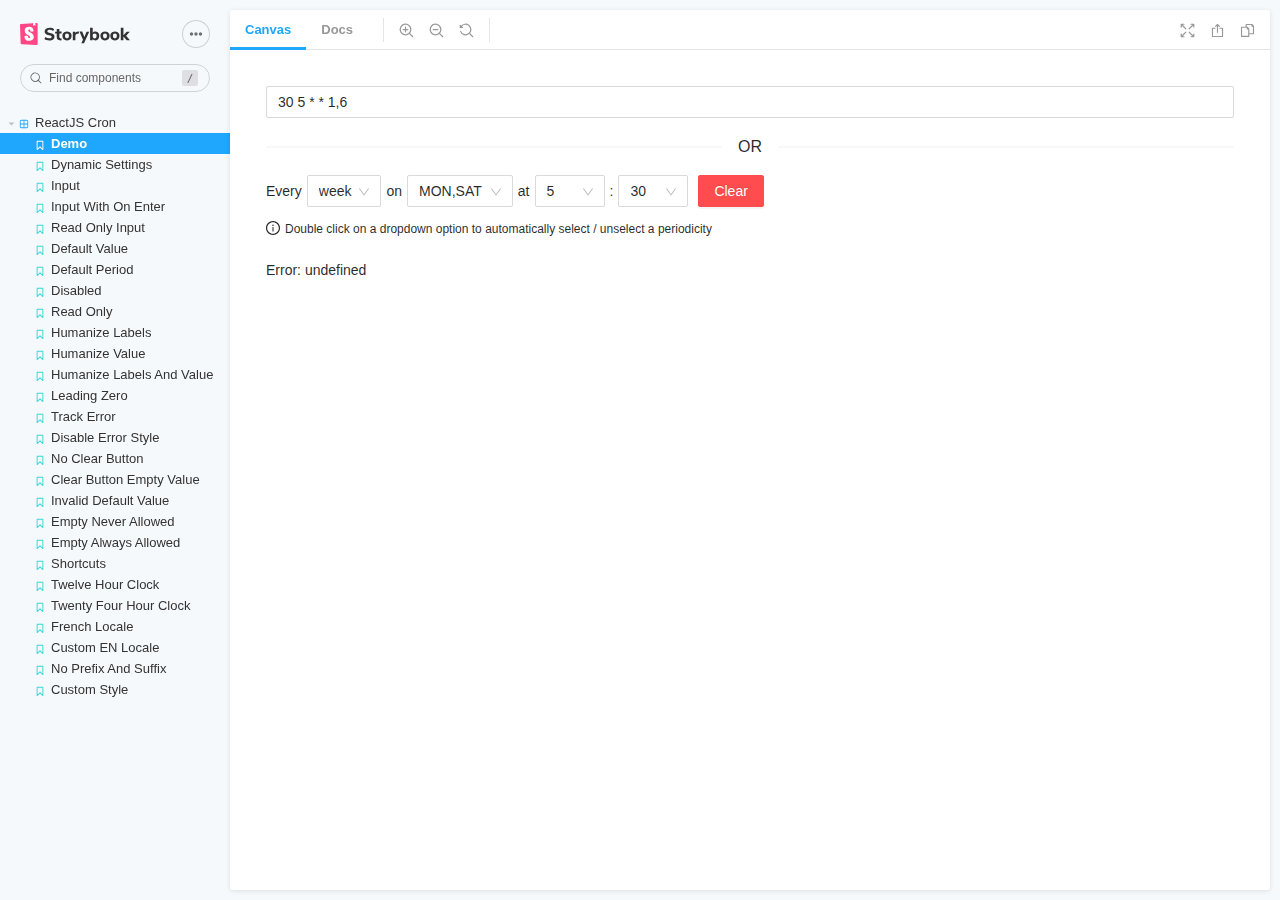
<file: index.html>
<!doctype html><html lang="en"><head><meta charset="utf-8"/><title>Storybook</title><meta name="viewport" content="width=device-width,initial-scale=1"/><style>html, body {
    overflow: hidden;
    height: 100%;
    width: 100%;
    margin: 0;
    padding: 0;
  }

  * {
    box-sizing: border-box;
  }</style><script>/* globals window */
  /* eslint-disable no-underscore-dangle */
  try {
    if (window.top !== window) {
      window.__REACT_DEVTOOLS_GLOBAL_HOOK__ = window.top.__REACT_DEVTOOLS_GLOBAL_HOOK__;
    }
  } catch (e) {
    // eslint-disable-next-line no-console
    console.warn('unable to connect to top frame for connecting dev tools');
  }

  window.onerror = function onerror(message, source, line, column, err) {
    if (window.CONFIG_TYPE !== 'DEVELOPMENT') return;
    // eslint-disable-next-line no-var, vars-on-top
    var xhr = new window.XMLHttpRequest();
    xhr.open('POST', '/runtime-error');
    xhr.setRequestHeader('Content-Type', 'application/json;charset=UTF-8');
    xhr.send(
      JSON.stringify({
        /* eslint-disable object-shorthand */
        message: message,
        source: source,
        line: line,
        column: column,
        error: err && { message: err.message, name: err.name, stack: err.stack },
        origin: 'manager',
        /* eslint-enable object-shorthand */
      })
    );
  };</script><script>document.title = 'ReactJS Cron'</script><link rel="shortcut icon" type="image/x-icon" href="favicon.ico"/><style>#root[hidden],
      #docs-root[hidden] {
        display: none !important;
      }</style></head><body><div id="root"></div><div id="docs-root"></div><script>window['CONFIG_TYPE'] = "PRODUCTION";
            
        
            
              window['LOGLEVEL'] = "info";
            
        
            
        
            
        
            
              window['DOCS_MODE'] = false;</script><script src="runtime~main.870e8ee0658e83d05c6b.bundle.js"></script><script src="vendors~main.d369a0cb10c5509a0267.bundle.js"></script><script src="main.d2b3d6e9ff49eea898b9.bundle.js"></script></body></html>
</file>
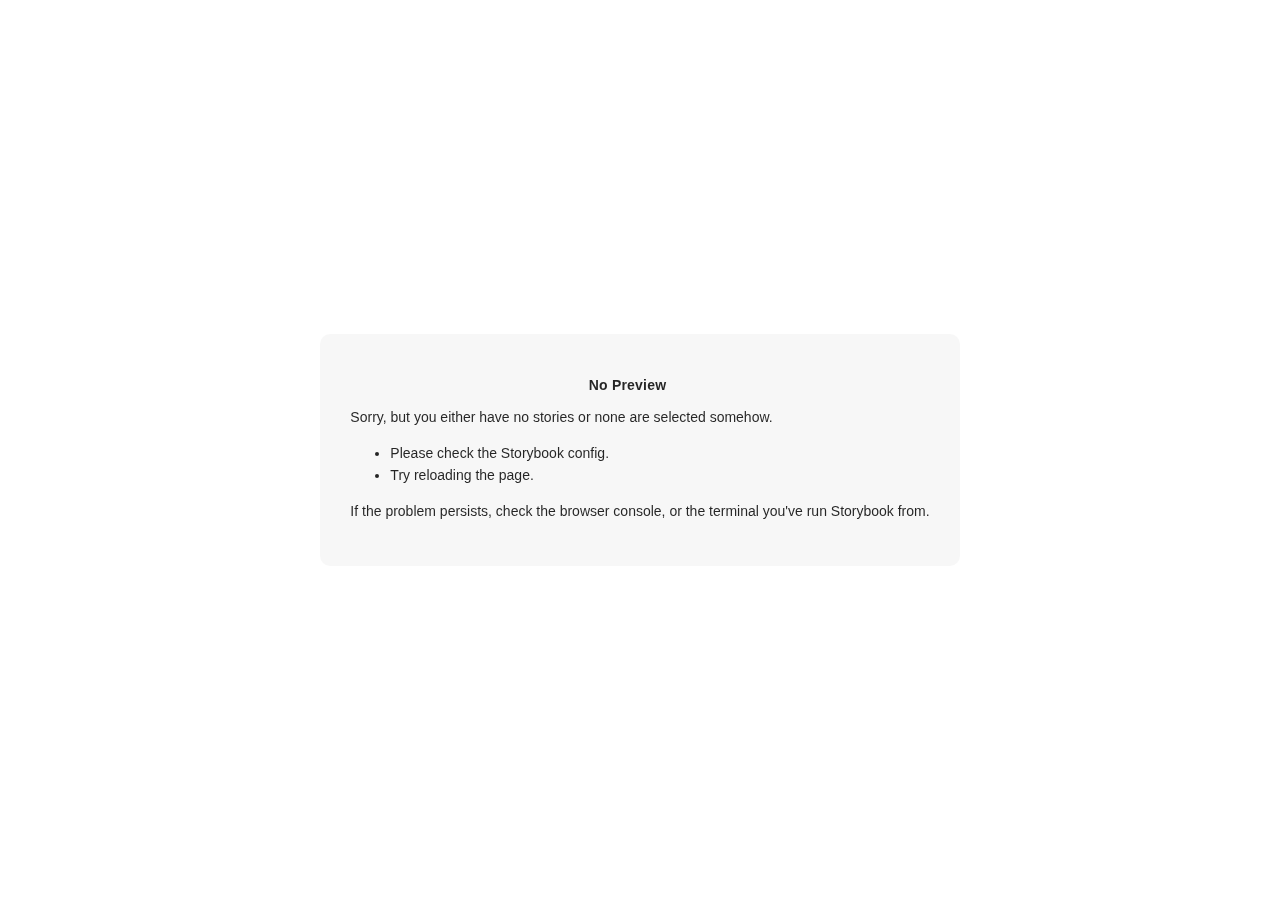
<file: iframe.html>
<!doctype html><html lang="en"><head><meta charset="utf-8"><title>Storybook</title><meta name="viewport" content="width=device-width,initial-scale=1"><base target="_parent"><style>:not(.sb-show-main) > .sb-main,
  :not(.sb-show-nopreview) > .sb-nopreview,
  :not(.sb-show-errordisplay) > .sb-errordisplay {
    display: none;
  }

  .sb-show-main.sb-main-centered {
    margin: 0;
    display: flex;
    align-items: center;
    min-height: 100vh;
  }

  .sb-show-main.sb-main-centered #root {
    box-sizing: border-box;
    margin: auto;
    padding: 1rem;
    max-height: 100%; /* Hack for centering correctly in IE11 */
  }

  /* Vertical centering fix for IE11 */
  @media screen and (-ms-high-contrast: none), (-ms-high-contrast: active) {
    .sb-show-main.sb-main-centered:after {
      content: '';
      min-height: inherit;
      font-size: 0;
    }
  }

  .sb-show-main.sb-main-fullscreen {
    margin: 0;
    padding: 0;
    display: block;
  }

  .sb-show-main.sb-main-padded {
    margin: 0;
    padding: 1rem;
    display: block;
  }

  .sb-wrapper {
    position: fixed;
    top: 0;
    bottom: 0;
    left: 0;
    right: 0;
    padding: 20px;
    font-family: "Nunito Sans", -apple-system, ".SFNSText-Regular", "San Francisco", BlinkMacSystemFont, "Segoe UI", "Helvetica Neue", Helvetica, Arial, sans-serif;
    -webkit-font-smoothing: antialiased;
    overflow: auto;
  }

  .sb-heading {
    font-size: 14px;
    font-weight: 600;
    letter-spacing: 0.2px;
    margin: 10px 0;
    padding-right: 25px;
  }

  .sb-nopreview {
    display: flex;
    align-content: center;
    justify-content: center;
  }

  .sb-nopreview_main {
    margin: auto;
    padding: 30px;
    border-radius: 10px;
    background: rgba(0,0,0,0.03);
  }

  .sb-nopreview_heading {
    text-align: center;
  }

  .sb-errordisplay {
    border: 20px solid rgb(187, 49, 49);
    background: #222;
    color: #fff;
    z-index: 999999;
  }

  .sb-errordisplay_code {
    padding: 10px;
    background: #000;
    color: #eee;
    font-family: "Operator Mono", "Fira Code Retina", "Fira Code", "FiraCode-Retina", "Andale Mono", "Lucida Console", Consolas, Monaco, monospace;
  }

  .sb-errordisplay pre {
    white-space: pre-wrap;
  }</style><script>/* globals window */
  /* eslint-disable no-underscore-dangle */
  try {
    if (window.top !== window) {
      window.__REACT_DEVTOOLS_GLOBAL_HOOK__ = window.top.__REACT_DEVTOOLS_GLOBAL_HOOK__;
      window.__VUE_DEVTOOLS_GLOBAL_HOOK__ = window.top.__VUE_DEVTOOLS_GLOBAL_HOOK__;
      window.top.__VUE_DEVTOOLS_CONTEXT__ = window.document;
    }
  } catch (e) {
    // eslint-disable-next-line no-console
    console.warn('unable to connect to top frame for connecting dev tools');
  }

  window.onerror = function onerror(message, source, line, column, err) {
    if (window.CONFIG_TYPE !== 'DEVELOPMENT') return;
    // eslint-disable-next-line no-var, vars-on-top
    var xhr = new window.XMLHttpRequest();
    xhr.open('POST', '/runtime-error');
    xhr.setRequestHeader('Content-Type', 'application/json;charset=UTF-8');
    xhr.send(
      JSON.stringify({
        /* eslint-disable object-shorthand */
        message: message,
        source: source,
        line: line,
        column: column,
        error: err && { message: err.message, name: err.name, stack: err.stack },
        origin: 'preview',
        /* eslint-enable object-shorthand */
      })
    );
  };</script><style>#root {
    padding: 20px;
  }</style><link href="static/css/vendors~main.cc6972a9.chunk.css" rel="stylesheet"><link href="static/css/main.5ae8a214.chunk.css" rel="stylesheet"><style>#root[hidden],
      #docs-root[hidden] {
        display: none !important;
      }</style></head><body><div class="sb-nopreview sb-wrapper"><div class="sb-nopreview_main"><h1 class="sb-nopreview_heading sb-heading">No Preview</h1><p>Sorry, but you either have no stories or none are selected somehow.</p><ul><li>Please check the Storybook config.</li><li>Try reloading the page.</li></ul><p>If the problem persists, check the browser console, or the terminal you've run Storybook from.</p></div></div><div class="sb-errordisplay sb-wrapper"><pre id="error-message" class="sb-heading"></pre><pre class="sb-errordisplay_code"><code id="error-stack"></code></pre></div><div id="root"></div><div id="docs-root"></div><script>window['LOGLEVEL'] = "info";
            
        
            
              window['FRAMEWORK_OPTIONS'] = {};</script><script src="runtime~main.47814e7e28daa625e57c.bundle.js"></script><script src="vendors~main.47814e7e28daa625e57c.bundle.js"></script><script src="main.47814e7e28daa625e57c.bundle.js"></script></body></html>
</file>
<file: static/css/main.5ae8a214.chunk.css>
.react-js-cron {
  display: flex;
  align-items: flex-start;
  flex-wrap: wrap;
}
.react-js-cron > div,
.react-js-cron-field {
  display: flex;
  align-items: center;
}
.react-js-cron-field {
  margin-bottom: 10px;
}
.react-js-cron-field > span {
  margin-left: 5px;
}
div.react-js-cron-select {
  margin-left: 5px;
}
.react-js-cron-select.react-js-cron-select-no-prefix {
  margin-left: 0;
}
div.react-js-cron-error .react-js-cron-select .ant-select-selector {
  border-color: #ff4d4f;
  background: #fff6f6;
}
div.react-js-cron-custom-select {
  min-width: 70px;
  z-index: 1;
  background: white;
}
div.react-js-cron-error div.react-js-cron-custom-select {
  background: #fff6f6;
}
div.react-js-cron-select.react-js-cron-custom-select.ant-select
  div.ant-select-selector {
  padding-left: 11px;
  padding-right: 30px;
  background: transparent;
}
.react-js-cron-read-only
  div.react-js-cron-select.react-js-cron-custom-select.ant-select
  div.ant-select-selector {
  padding-right: 11px;
}
div.react-js-cron-custom-select .ant-select-selection-search {
  width: 0 !important;
  margin: 0 !important;
}
div.react-js-cron-custom-select .ant-select-selection-placeholder {
  position: static;
  top: 50%;
  right: auto;
  left: auto;
  transform: none;
  transition: none;
  opacity: 1;
  color: inherit;
}
.react-js-cron-week-days-placeholder
  .react-js-cron-custom-select
  .ant-select-selection-placeholder,
.react-js-cron-month-days-placeholder
  .react-js-cron-custom-select
  .ant-select-selection-placeholder {
  opacity: 0.4;
}
.react-js-cron-custom-select-dropdown {
  min-width: 0 !important;
  width: 170px !important;
}
.react-js-cron-custom-select-dropdown .rc-virtual-list {
  max-height: none !important;
}
.react-js-cron-custom-select-dropdown-grid .rc-virtual-list-holder-inner {
  display: grid !important;
  grid-template-columns: repeat(4, 1fr);
}
.react-js-cron-custom-select-dropdown-grid
  .rc-virtual-list-holder-inner
  .ant-select-item-option-content {
  text-align: center;
}
.react-js-cron-custom-select-dropdown-hours-twelve-hour-clock {
  width: 260px !important;
}
.react-js-cron-custom-select-dropdown-minutes-large {
  width: 300px !important;
}
.react-js-cron-custom-select-dropdown-minutes-large
  .rc-virtual-list-holder-inner {
  grid-template-columns: repeat(7, 1fr);
}
.react-js-cron-custom-select-dropdown-minutes-medium {
  width: 215px !important;
}
.react-js-cron-custom-select-dropdown-minutes-medium
  .rc-virtual-list-holder-inner {
  grid-template-columns: repeat(5, 1fr);
}
.react-js-cron-period > span:first-child {
  margin-left: 0 !important;
}
.react-js-cron-period
  .react-js-cron-select.ant-select-single.ant-select-open
  .ant-select-selection-item {
  opacity: 1;
}
.react-js-cron-select-dropdown-period {
  min-width: 0 !important;
  width: auto !important;
}
.react-js-cron-clear-button {
  margin-left: 10px;
  margin-bottom: 10px;
}
.react-js-cron-disabled .react-js-cron-select.ant-select-disabled {
  background: #f5f5f5;
}
div.react-js-cron-select.react-js-cron-custom-select.ant-select
  div.ant-select-selector
  > .ant-select-selection-overflow {
  align-items: center;
  flex: initial;
}
div.react-js-cron-select.react-js-cron-custom-select.ant-select
  div.ant-select-selector
  > .ant-select-selection-overflow
  > .ant-select-selection-overflow-item:first-child {
  z-index: -1;
}

/* To suport antd >= 4.6.0 and < 4.10.0 */

div.react-js-cron-select.react-js-cron-custom-select.ant-select
  div.ant-select-selector
  > span:first-child {
  z-index: -1;
}
div.react-js-cron-select.react-js-cron-custom-select.ant-select
  div.ant-select-selector
  > span:first-child
  > div {
  z-index: 2;
}

.sbdocs-content {
  max-width: 1400px !important;
}
.demo-dynamic-settings {
  margin-bottom: 10px;
  border-bottom: 1px solid #e6e6e6;
}
.demo-dynamic-settings .ant-form-item {
  margin-right: 16px;
  margin-bottom: 8px;
}
.demo-dynamic-settings p {
  width: 100%;
  font-size: 12px;
}
.demo-dynamic-settings + div {
  padding-bottom: 10px;
  margin-bottom: 20px;
  border-bottom: 1px solid #e6e6e6;
  display: flex;
  justify-content: space-between;
  align-items: center;
}
.demo-dynamic-settings + div p {
  display: inline;
  margin: 0;
}

/* Custom style */
.my-project-cron-field > span {
  font-weight: bold;
}
.my-project-cron-error-field > span {
  color: #ff4d4f;
}
.my-project-cron .my-project-cron-select > div:first-child {
  border-radius: 10px;
}
.my-project-cron-select-dropdown
  .ant-select-item-option-selected:not(.ant-select-item-option-disabled) {
  background-color: #dadada;
}
.my-project-cron-clear-button {
  border-radius: 10px;
}


/*# sourceMappingURL=main.5ae8a214.chunk.css.map*/
</file>
